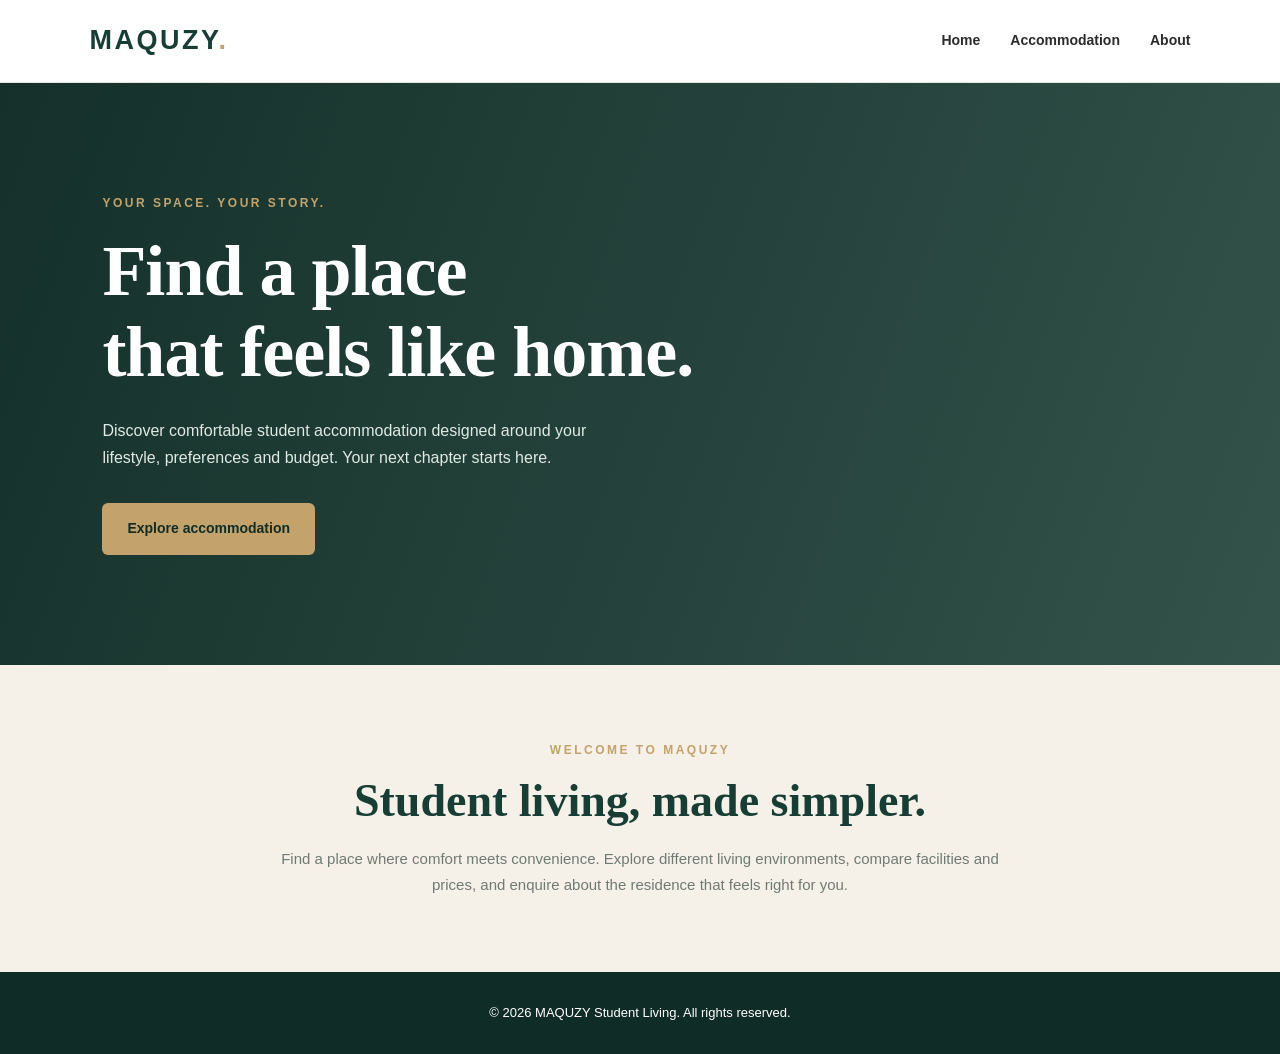
<file: MAQUZY Student Living/index.html>
<!DOCTYPE html>
<html lang="en">
<head>
  <meta charset="UTF-8">
  <meta name="viewport" content="width=device-width, initial-scale=1.0">

  <meta name="description" content="Discover comfortable, affordable and convenient student accommodation with MAQUZY. Find your place. Feel at home.">

  <meta name="theme-color" content="#183D35">

  <title>MAQUZY | Student Living</title>

  <link rel="stylesheet" href="style.css">
</head>

<body>

  <!-- NAVIGATION -->
  <header class="navbar">
    <a class="logo" href="index.html">
      MAQUZY<span>.</span>
    </a>

    <nav>
      <a href="index.html">Home</a>
      <a href="environment.html">Accommodation</a>
      <a href="#about">About</a>
    </nav>
  </header>

  <main>

    <!-- HERO SECTION -->
    <section class="hero">
      <div class="hero-content">

        <p class="eyebrow">YOUR SPACE. YOUR STORY.</p>

        <h1>
          Find a place<br>
          that feels like home.
        </h1>

        <p>
          Discover comfortable student accommodation
          designed around your lifestyle, preferences
          and budget. Your next chapter starts here.
        </p>

        <a class="btn" href="environment.html">
          Explore accommodation
        </a>

      </div>
    </section>

    <!-- ABOUT SECTION -->
    <section class="intro" id="about">

      <p class="eyebrow">WELCOME TO MAQUZY</p>

      <h2>Student living, made simpler.</h2>

      <p>
        Find a place where comfort meets convenience.
        Explore different living environments, compare
        facilities and prices, and enquire about the
        residence that feels right for you.
      </p>

    </section>

  </main>

  <!-- FOOTER -->
  <footer>
    © 2026 MAQUZY Student Living. All rights reserved.
  </footer>

</body>
</html>
</file>
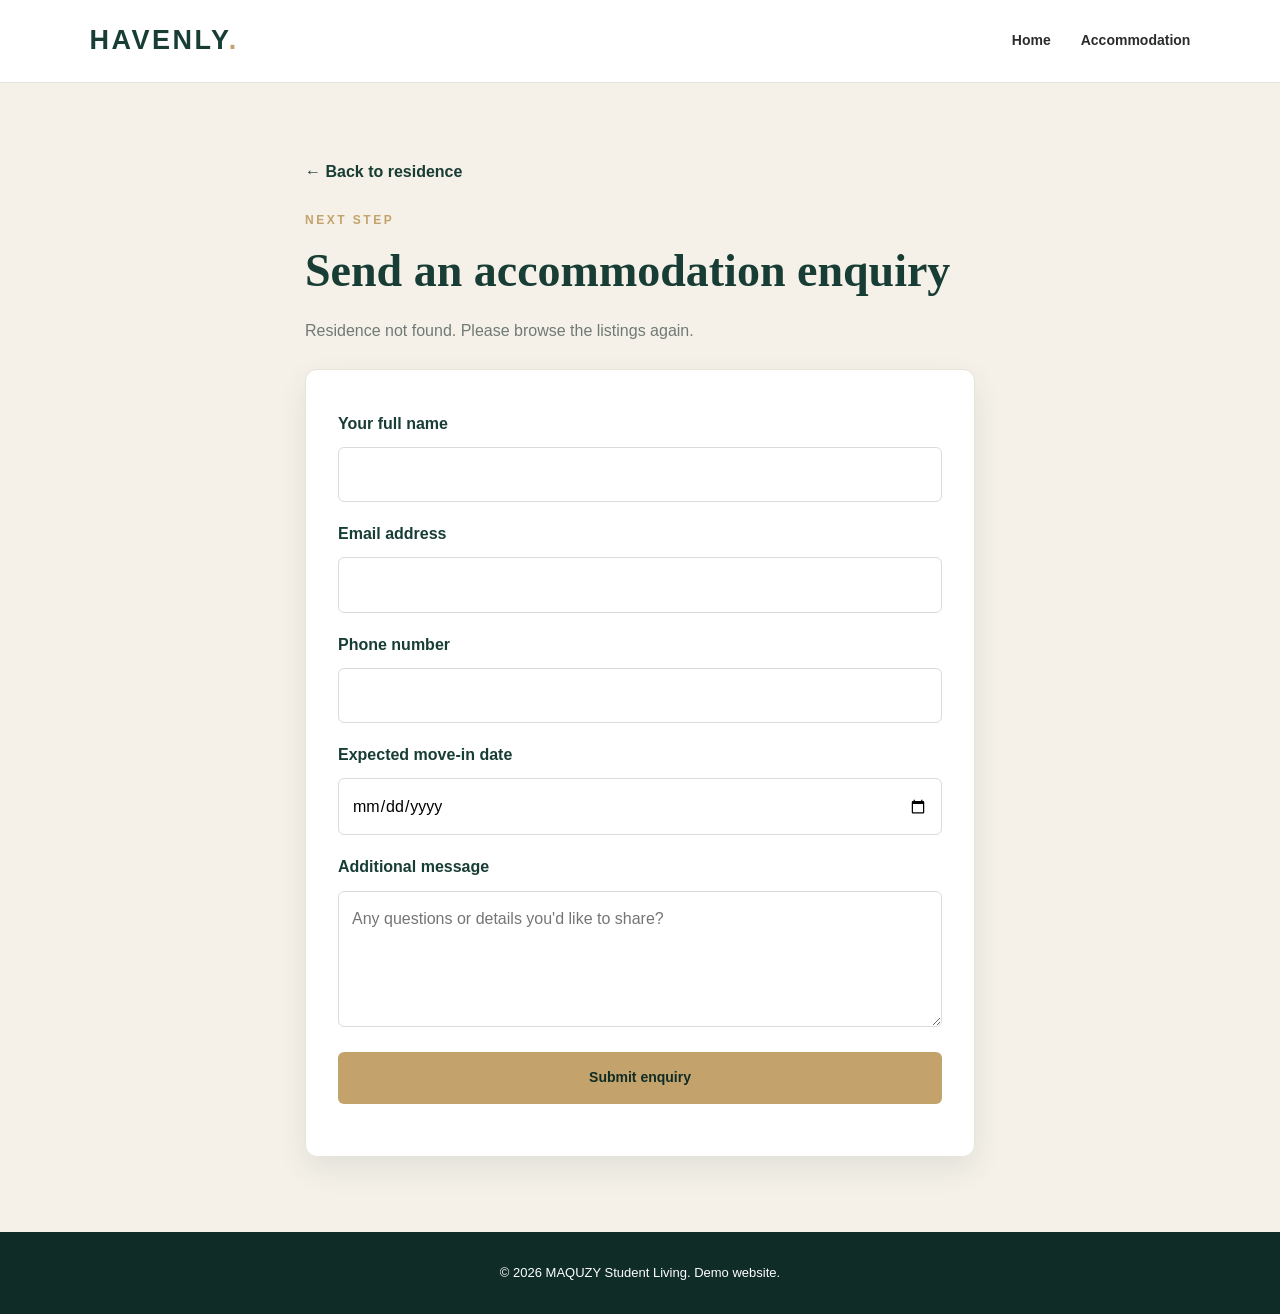
<file: MAQUZY Student Living/booking.html>
<!DOCTYPE html>
<html lang="en">
<head>
  <meta charset="UTF-8">
  <meta name="viewport" content="width=device-width, initial-scale=1.0">
  <title>Booking Enquiry | HAVENLY</title>
  <link rel="stylesheet" href="style.css">
  <script src="script.js" defer></script>
</head>
<body>
  <header class="navbar">
    <a class="logo" href="index.html">HAVENLY<span>.</span></a>
    <nav>
      <a href="index.html">Home</a>
      <a href="environment.html">Accommodation</a>
    </nav>
  </header>

  <main class="page form-page">
    <a class="back-link" id="back-to-residence" href="environment.html">
      ← Back to residence
    </a>

    <p class="eyebrow">NEXT STEP</p>
    <h1>Send an accommodation enquiry</h1>
    <p class="muted" id="booking-residence-name"></p>

    <form id="booking-form" class="booking-form">
      <label for="student-name">Your full name</label>
      <input id="student-name" name="studentName" required>

      <label for="student-email">Email address</label>
      <input id="student-email" name="email" type="email" required>

      <label for="student-phone">Phone number</label>
      <input id="student-phone" name="phone" type="tel" required>

      <label for="move-date">Expected move-in date</label>
      <input id="move-date" name="moveDate" type="date" required>

      <label for="message">Additional message</label>
      <textarea id="message" name="message" rows="4"
        placeholder="Any questions or details you'd like to share?"></textarea>

      <button class="btn" type="submit">Submit enquiry</button>
      <p id="form-feedback" role="status"></p>
    </form>
  </main>

  <footer>© 2026 MAQUZY Student Living. Demo website.</footer>
</body>
</html>
</file>
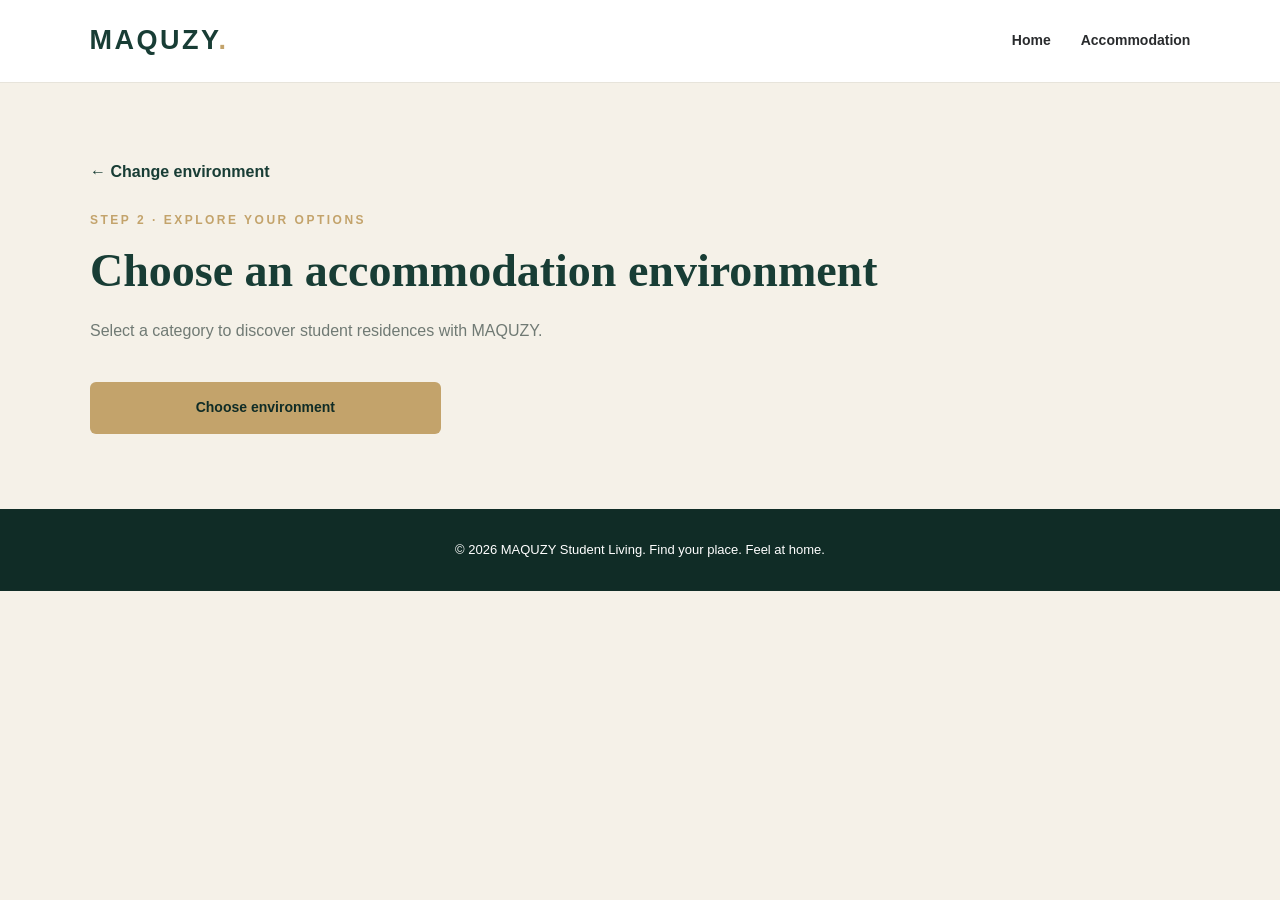
<file: MAQUZY Student Living/listings.html>
<!DOCTYPE html>
<html lang="en">
<head>
  <meta charset="UTF-8">
  <meta name="viewport" content="width=device-width, initial-scale=1.0">
  <meta name="description" content="Explore student accommodation with MAQUZY. Compare residences, facilities and prices to find your student home.">
  <meta name="theme-color" content="#183D35">
  <title>Accommodation Listings | MAQUZY Student Living</title>
  <link rel="stylesheet" href="style.css">
  <script src="script.js" defer></script>
</head>
<body>
  <header class="navbar">
    <a class="logo" href="index.html">MAQUZY<span>.</span></a>
    <nav>
      <a href="index.html">Home</a>
      <a href="environment.html">Accommodation</a>
    </nav>
  </header>

  <main class="page">
    <a class="back-link" href="environment.html">← Change environment</a>

    <p class="eyebrow">STEP 2 · EXPLORE YOUR OPTIONS</p>
    <h1 id="listing-heading">Find your student home.</h1>
    <p class="muted" id="listing-description">
      Explore available residences and compare what each one offers.
    </p>

    <section class="listing-grid" id="listing-container"></section>

    <p id="no-results" class="muted" hidden>
      No residences found in this category. Try selecting another environment.
    </p>
  </main>

  <footer>© 2026 MAQUZY Student Living. Find your place. Feel at home.</footer>
</body>
</html>
</file>
<file: MAQUZY Student Living/style.css>
/* =====================================
   MAQUZY — STUDENT LIVING
   Brand identity and global styles
===================================== */

:root {
  --green: #183D35;
  --green-dark: #102C26;
  --green-light: #E8F0EB;

  --gold: #C3A36B;
  --cream: #F5F1E8;
  --cream-dark: #E9DFC9;

  --text: #292B2D;
  --muted: #707A74;
  --white: #FFFFFF;

  --border: #E7E4DB;
  --shadow: 0 12px 30px rgba(24, 61, 53, 0.09);
  --radius: 12px;
}

/* GLOBAL RESET */

* {
  box-sizing: border-box;
  margin: 0;
  padding: 0;
}

html {
  scroll-behavior: smooth;
}

body {
  font-family: Arial, sans-serif;
  background: var(--cream);
  color: var(--text);
  line-height: 1.7;
}

a {
  color: inherit;
  text-decoration: none;
}

button,
input,
textarea {
  font: inherit;
}

/* NAVIGATION */

.navbar {
  min-height: 82px;
  padding: 18px 7%;
  display: flex;
  justify-content: space-between;
  align-items: center;
  background: var(--white);
  border-bottom: 1px solid var(--border);
  position: relative;
  z-index: 10;
}

.logo {
  font-size: 27px;
  font-weight: 900;
  letter-spacing: 2.5px;
  color: var(--green);
}

.logo span {
  color: var(--gold);
}

nav {
  display: flex;
  align-items: center;
  gap: 30px;
}

nav a {
  font-size: 14px;
  font-weight: 600;
  color: var(--text);
  transition: color 0.2s ease;
}

nav a:hover,
.back-link:hover {
  color: var(--gold);
}

/* HERO SECTION */

.hero {
  min-height: 560px;
  padding: 110px 8%;
  display: flex;
  align-items: center;

  background:
    linear-gradient(
      110deg,
      rgba(16, 44, 38, 0.98),
      rgba(24, 61, 53, 0.88)
    );

  color: var(--white);
}

.hero-content {
  max-width: 680px;
}

.hero h1 {
  font-family: Georgia, serif;
  font-size: clamp(42px, 7vw, 72px);
  line-height: 1.12;
  letter-spacing: -1px;
  margin: 18px 0 24px;
}

.hero-content > p:not(.eyebrow) {
  max-width: 540px;
  color: #E0EAE3;
  font-size: 16px;
  margin-bottom: 32px;
}

/* SECTION LABELS */

.eyebrow {
  color: var(--gold);
  font-size: 12px;
  font-weight: 800;
  letter-spacing: 2.5px;
  margin-bottom: 13px;
  text-transform: uppercase;
}

/* BUTTONS */

.btn {
  display: inline-block;
  border: 0;
  border-radius: 6px;
  padding: 14px 25px;
  background: var(--gold);
  color: var(--green-dark);
  font-size: 14px;
  font-weight: 800;
  cursor: pointer;
  text-align: center;
  transition: all 0.25s ease;
}

.btn:hover {
  background: #D2B47F;
  transform: translateY(-2px);
  box-shadow: 0 8px 18px rgba(0, 0, 0, 0.12);
}

.btn-secondary {
  background: var(--green);
  color: var(--white);
}

.btn-secondary:hover {
  background: var(--green-dark);
}

/* INTRODUCTION AND GENERAL PAGES */

.intro,
.page {
  max-width: 1150px;
  margin: auto;
  padding: 75px 25px;
}

.intro {
  text-align: center;
  max-width: 780px;
}

.intro h2,
.page h1 {
  font-family: Georgia, serif;
  color: var(--green);
  font-size: clamp(30px, 5vw, 46px);
  line-height: 1.2;
  margin-bottom: 18px;
}

.intro > p:not(.eyebrow) {
  color: var(--muted);
  font-size: 15px;
}

.muted {
  color: var(--muted);
}

/* ACCOMMODATION CATEGORY CARDS */

.choice-grid,
.listing-grid {
  display: grid;
  grid-template-columns: repeat(3, minmax(0, 1fr));
  gap: 24px;
  margin-top: 38px;
}

.choice-card,
.listing-card {
  display: block;
  background: var(--white);
  border: 1px solid var(--border);
  border-radius: var(--radius);
  overflow: hidden;
  transition:
    transform 0.25s ease,
    box-shadow 0.25s ease;
}

.choice-card {
  padding: 30px;
}

.choice-card:hover,
.listing-card:hover {
  transform: translateY(-6px);
  box-shadow: var(--shadow);
}

.choice-icon {
  width: 56px;
  height: 56px;
  display: grid;
  place-items: center;
  border-radius: 50%;
  background: var(--green-light);
  color: var(--green);
  font-size: 27px;
  margin-bottom: 22px;
}

.choice-card h2,
.listing-info h2 {
  color: var(--green);
  margin-bottom: 12px;
}

.choice-card p {
  color: var(--muted);
  margin-bottom: 20px;
  font-size: 14px;
}

.choice-card span,
.card-link {
  display: block;
  color: var(--green);
  font-weight: 800;
  margin-top: 15px;
}

/* LISTING CARDS */

.listing-image {
  height: 190px;
  display: flex;
  align-items: end;
  padding: 20px;

  background:
    linear-gradient(
      135deg,
      #183D35,
      #A9BCA9
    );

  color: var(--white);
  font-family: Georgia, serif;
  font-size: 24px;
}

.listing-info {
  padding: 24px;
}

.listing-info > p:not(.eyebrow) {
  color: var(--muted);
  margin-bottom: 15px;
  font-size: 14px;
}

.listing-info strong {
  color: var(--green);
  font-size: 21px;
}

.listing-info small {
  font-size: 12px;
  font-weight: 400;
}

/* PROPERTY DETAILS */

.back-link {
  display: inline-block;
  margin-bottom: 25px;
  color: var(--green);
  font-weight: 700;
}

.detail-banner {
  padding: 60px 40px;
  background: var(--green);
  color: var(--white);
  border-radius: var(--radius);
  margin: 20px 0 35px;
}

.detail-banner h1 {
  color: var(--white);
}

.detail-layout {
  display: grid;
  grid-template-columns: 1.6fr 1fr;
  gap: 35px;
}

.detail-layout h2 {
  color: var(--green);
  margin: 25px 0 10px;
}

.detail-layout ul {
  padding-left: 22px;
}

.price-panel {
  background: var(--white);
  padding: 28px;
  border-radius: var(--radius);
  border: 1px solid var(--border);
  box-shadow: 0 5px 20px rgba(0, 0, 0, 0.03);
  align-self: start;
}

.price-panel h2 {
  font-size: 30px;
  margin-top: 0;
}

.price-panel p {
  margin-bottom: 12px;
}

.price-panel .btn {
  width: 100%;
  margin-top: 12px;
}

/* BOOKING FORM */

.form-page {
  max-width: 720px;
}

.booking-form {
  display: grid;
  gap: 10px;
  background: var(--white);
  border: 1px solid var(--border);
  border-radius: var(--radius);
  padding: 32px;
  margin-top: 25px;
  box-shadow: var(--shadow);
}

.booking-form label {
  font-weight: 700;
  margin-top: 8px;
  color: var(--green);
}

.booking-form input,
.booking-form textarea {
  width: 100%;
  border: 1px solid #D8DDD8;
  border-radius: 6px;
  padding: 13px;
  font: inherit;
  background: #FFFFFF;
}

.booking-form input:focus,
.booking-form textarea:focus {
  outline: 2px solid var(--gold);
  border-color: var(--gold);
}

.booking-form .btn {
  margin-top: 15px;
}

#form-feedback {
  color: var(--green);
  font-weight: 700;
  margin-top: 10px;
}

/* FOOTER */

footer {
  padding: 30px 20px;
  text-align: center;
  background: var(--green-dark);
  color: var(--white);
  font-size: 13px;
}

/* ACCESSIBILITY */

a:focus-visible,
button:focus-visible,
input:focus-visible,
textarea:focus-visible {
  outline: 3px solid var(--gold);
  outline-offset: 3px;
}

/* TABLET RESPONSIVENESS */

@media (max-width: 800px) {

  .choice-grid,
  .listing-grid {
    grid-template-columns: repeat(2, minmax(0, 1fr));
  }

  .detail-layout {
    grid-template-columns: 1fr;
  }

  .hero {
    min-height: 500px;
  }

}

/* MOBILE RESPONSIVENESS */

@media (max-width: 550px) {

  .navbar {
    align-items: flex-start;
    gap: 14px;
    flex-direction: column;
    padding: 18px 6%;
  }

  .logo {
    font-size: 24px;
  }

  nav {
    gap: 18px;
    flex-wrap: wrap;
  }

  nav a {
    font-size: 13px;
  }

  .choice-grid,
  .listing-grid {
    grid-template-columns: 1fr;
  }

  .hero {
    min-height: 450px;
    padding: 75px 7%;
  }

  .hero h1 {
    font-size: 43px;
  }

  .intro,
  .page {
    padding: 55px 20px;
  }

  .detail-banner {
    padding: 38px 23px;
  }

  .booking-form {
    padding: 22px;
  }

}
</file>
